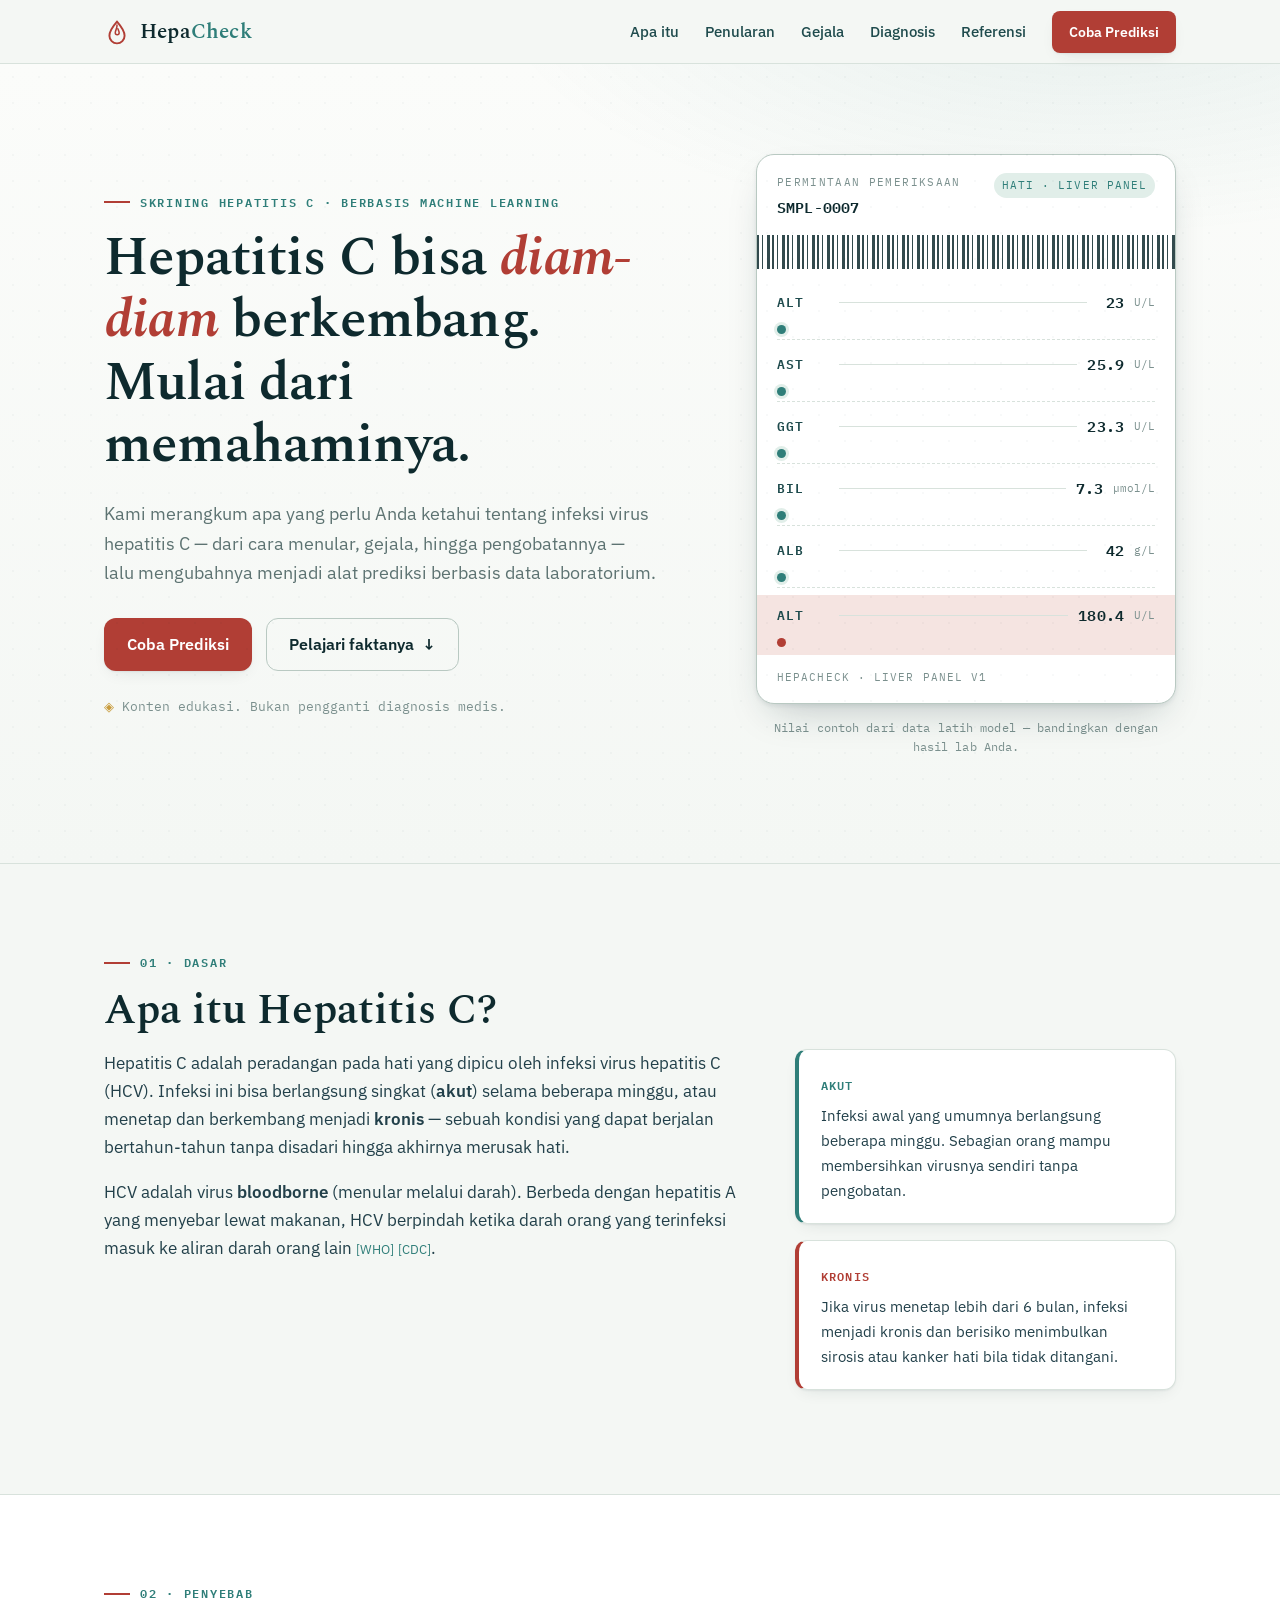
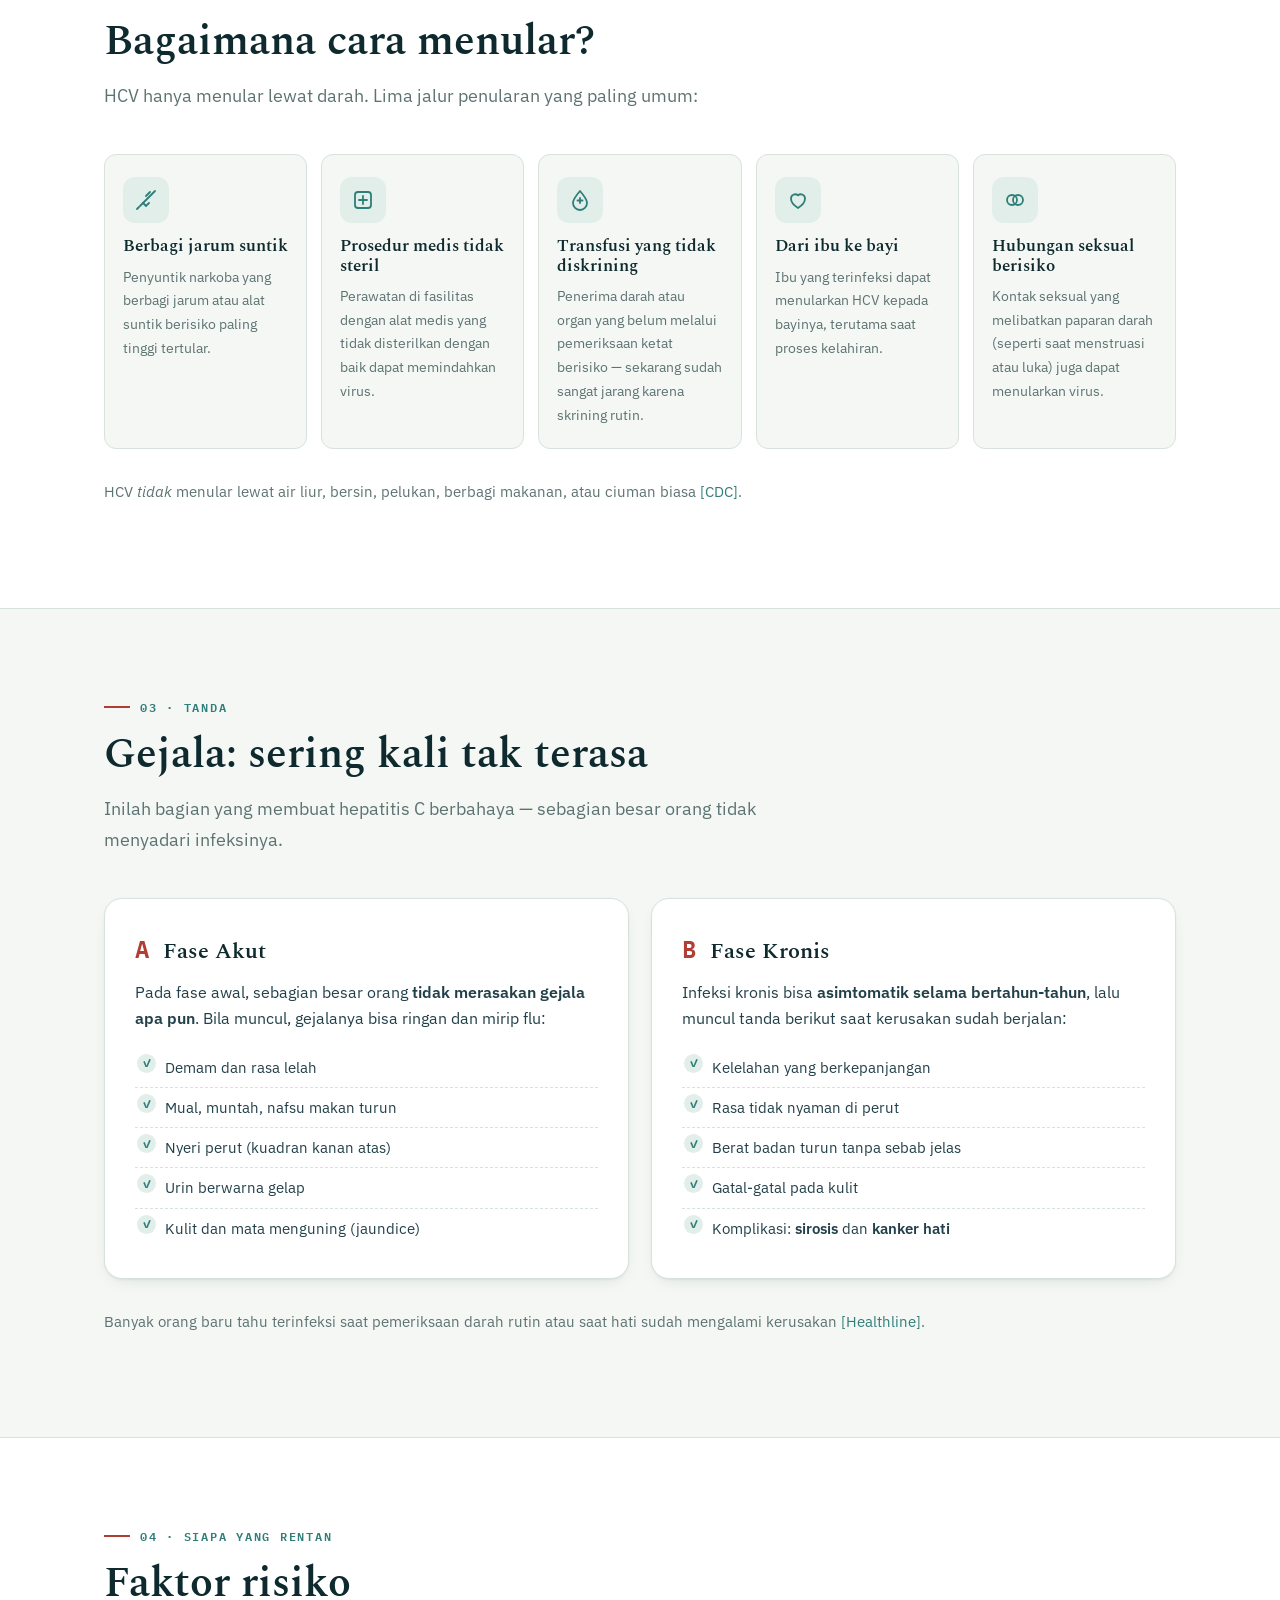
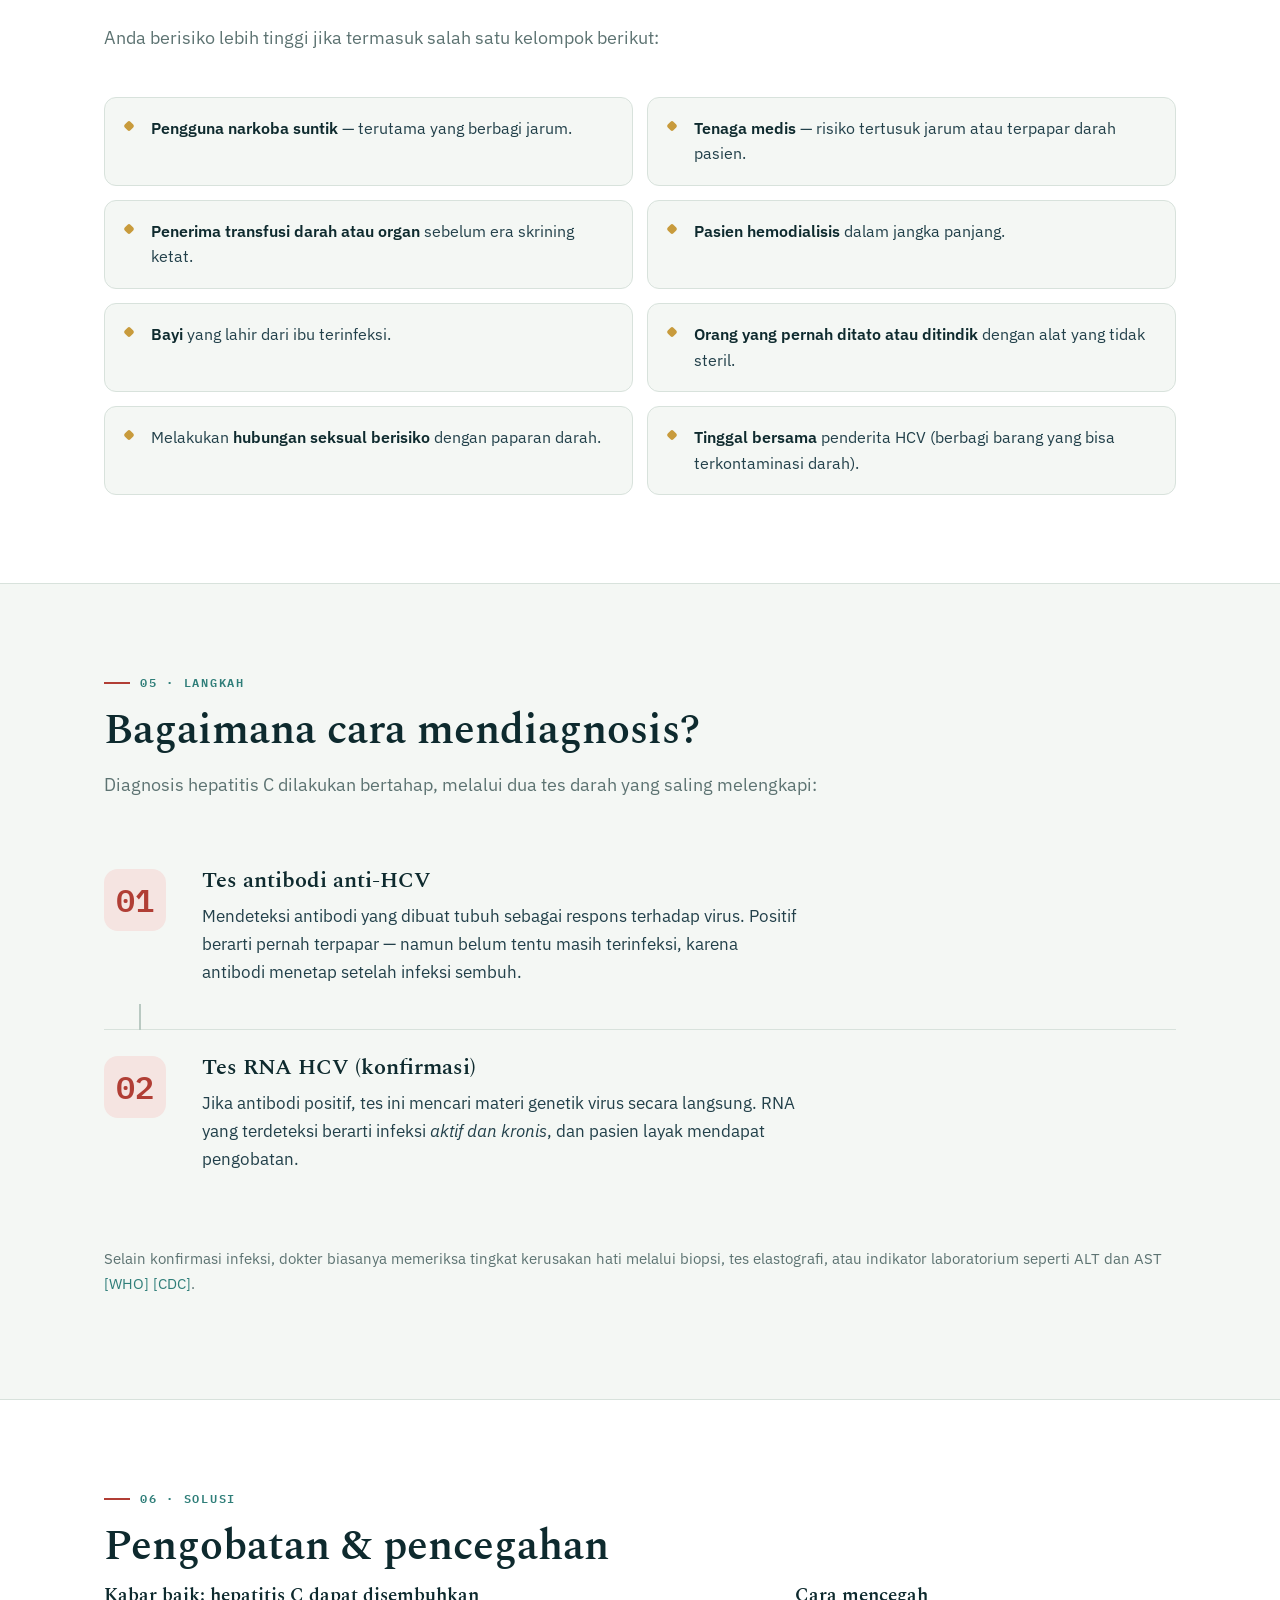
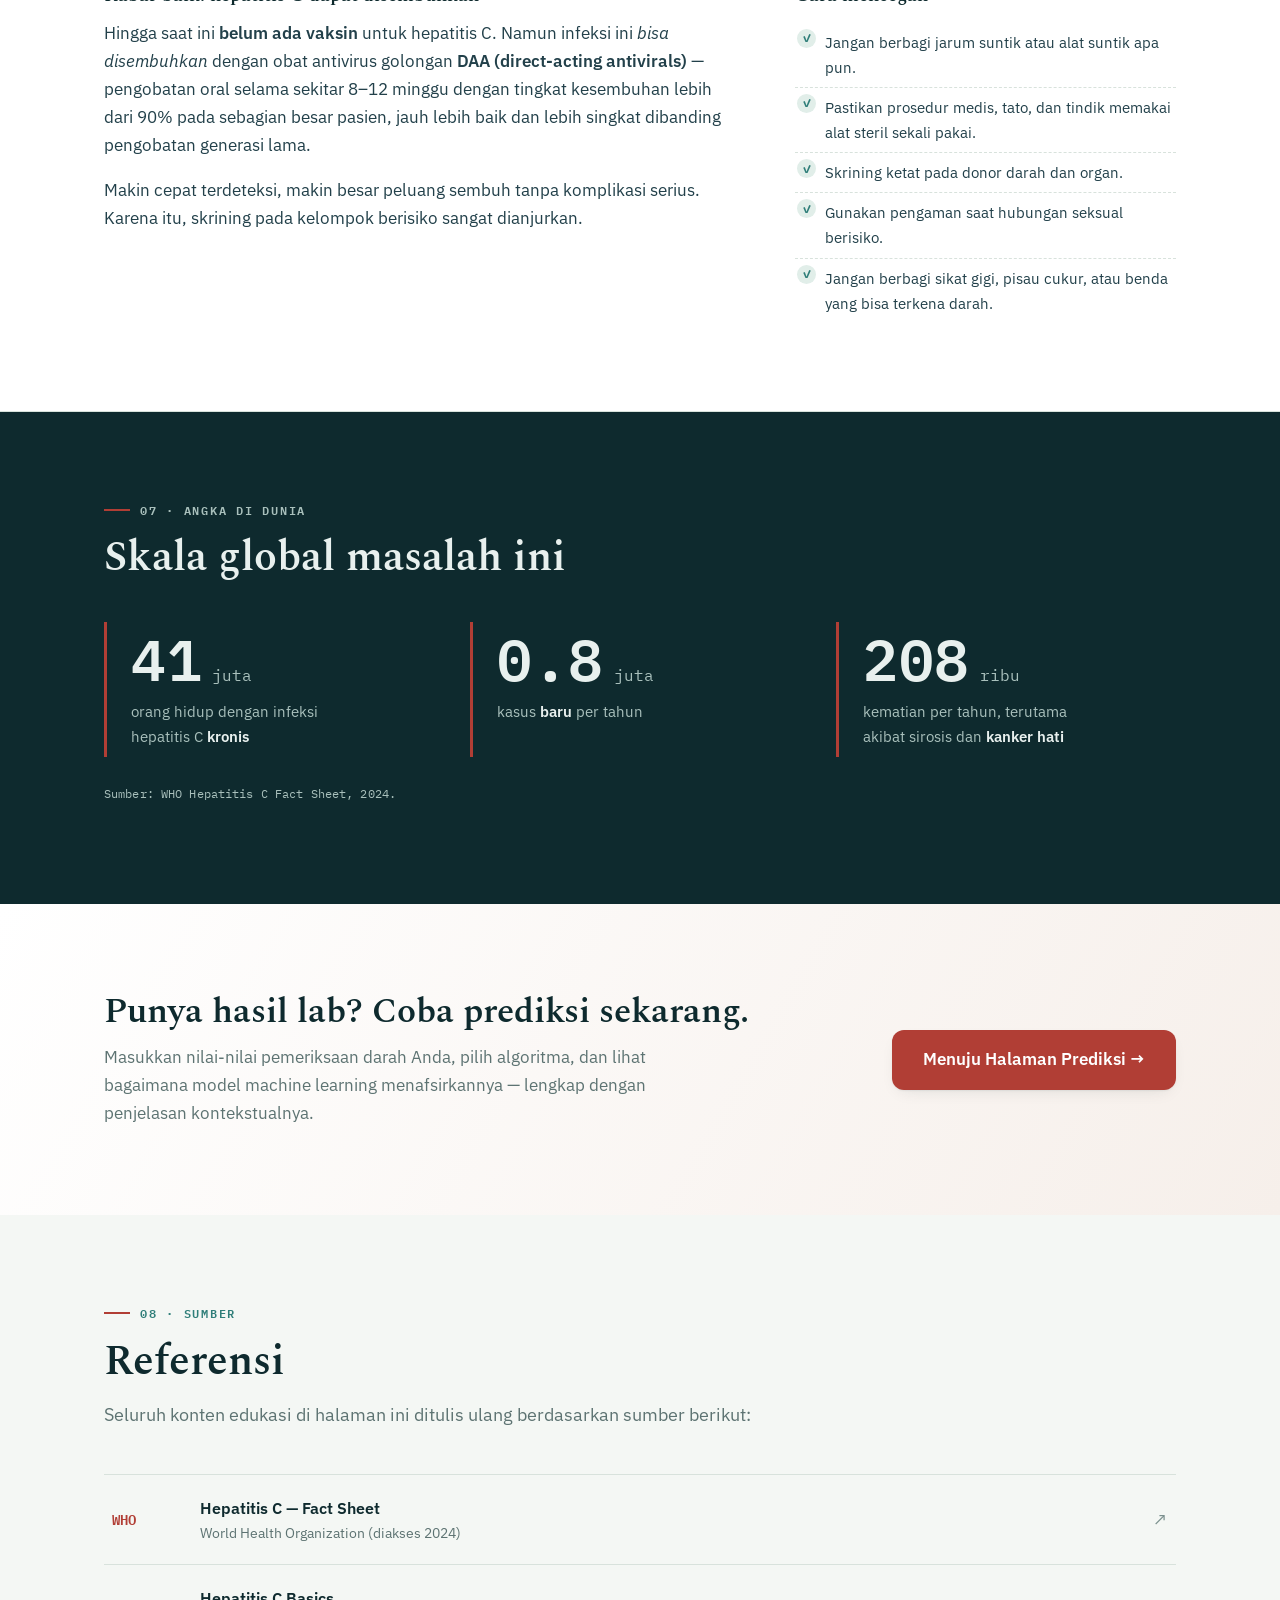
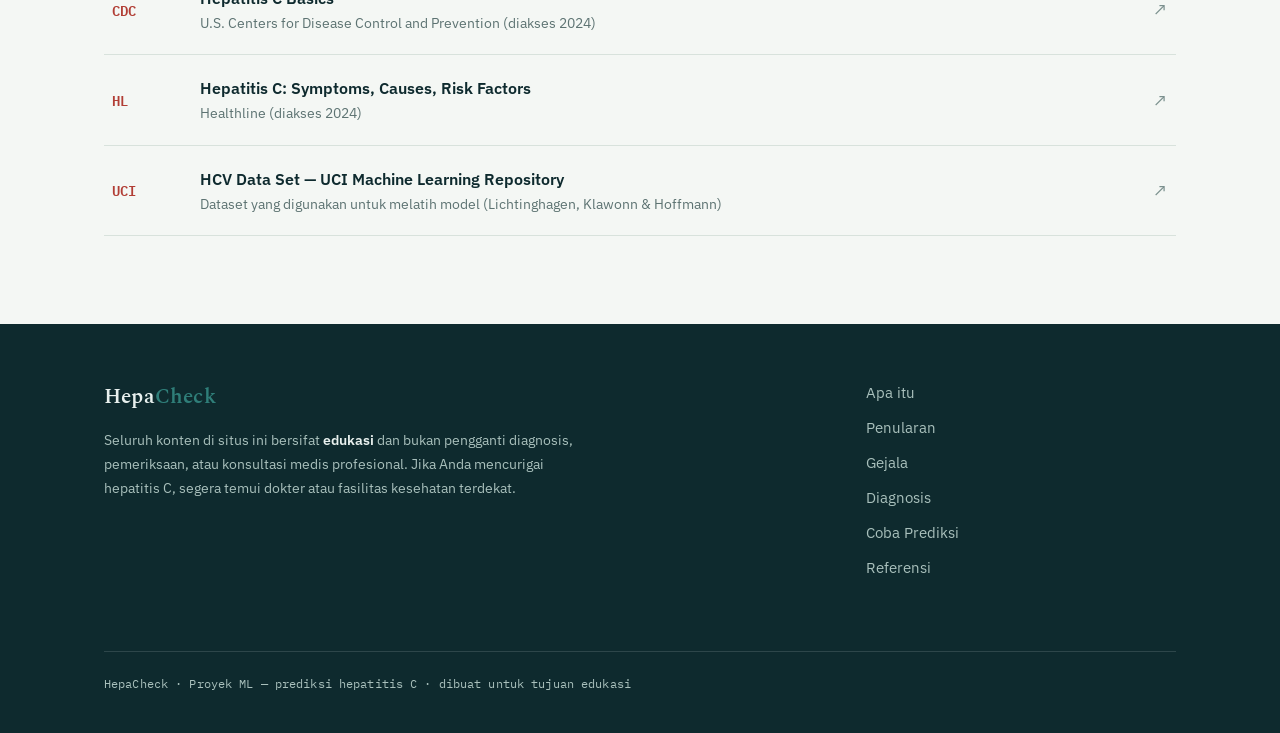
<file: static/index.html>
<!DOCTYPE html>
<html lang="id">
<head>
<meta charset="UTF-8">
<meta name="viewport" content="width=device-width, initial-scale=1.0">
<title>HepaCheck — Skrining Hepatitis C berbasis Machine Learning</title>
<meta name="description" content="Edukasi lengkap tentang Hepatitis C — penularan, gejala, diagnosis, pengobatan, dan pencegahan — plus alat prediksi berbasis machine learning.">
<link rel="preconnect" href="https://fonts.googleapis.com">
<link rel="preconnect" href="https://fonts.gstatic.com" crossorigin>
<link href="https://fonts.googleapis.com/css2?family=Spectral:ital,wght@0,400;0,500;0,600;1,400;1,500&family=IBM+Plex+Sans:wght@400;500;600;700&family=IBM+Plex+Mono:wght@400;500;600&display=swap" rel="stylesheet">
<link rel="stylesheet" href="/static/css/style.css">
</head>
<body>

<a class="skip" href="#main">Langsung ke konten</a>

<nav class="nav" aria-label="Navigasi utama">
  <div class="wrap nav__inner">
    <a class="brand" href="/" aria-label="HepaCheck — beranda">
      <svg viewBox="0 0 24 24" class="brand__mark" aria-hidden="true"><path d="M12 2.5S5 10.5 5 15.5a7 7 0 0 0 14 0c0-5-7-13-7-13Z" fill="none" stroke="currentColor" stroke-width="1.8"/><path d="M12 5.5c.3 3.2-1.6 4.8-1.6 7.2a1.8 1.8 0 0 0 3.6 0c0-1.4-.8-2.4-1.2-3.6" fill="none" stroke="currentColor" stroke-width="1.4" stroke-linecap="round"/></svg>
      <span class="brand__name">Hepa<span>Check</span></span>
    </a>
    <button class="nav__toggle" id="navToggle" aria-expanded="false" aria-controls="navLinks">
      <span></span><span></span>
    </button>
    <div class="nav__links" id="navLinks">
      <a href="/#tentang">Apa itu</a>
      <a href="/#penularan">Penularan</a>
      <a href="/#gejala">Gejala</a>
      <a href="/#diagnosis">Diagnosis</a>
      <a href="/#referensi">Referensi</a>
      <a class="btn btn--primary btn--sm" href="/predict">Coba Prediksi</a>
    </div>
  </div>
</nav>

<main id="main">

  <!-- HERO -->
  <header class="hero">
    <div class="wrap hero__grid">
      <div class="hero__copy">
        <p class="eyebrow">Skrining Hepatitis C · berbasis machine learning</p>
        <h1 class="hero__title">Hepatitis C bisa <em>diam-diam</em> berkembang. Mulai dari memahaminya.</h1>
        <p class="hero__lead">Kami merangkum apa yang perlu Anda ketahui tentang infeksi virus hepatitis C — dari cara menular, gejala, hingga pengobatannya — lalu mengubahnya menjadi alat prediksi berbasis data laboratorium.</p>
        <div class="hero__cta">
          <a class="btn btn--primary" href="/predict">Coba Prediksi</a>
          <a class="btn btn--ghost" href="#tentang">Pelajari faktanya <span aria-hidden="true">↓</span></a>
        </div>
        <p class="hero__note">Konten edukasi. Bukan pengganti diagnosis medis.</p>
      </div>

      <div class="hero__panel" aria-hidden="true">
        <div class="labpanel">
          <div class="labpanel__head">
            <div class="labpanel__headleft">
              <span class="labpanel__label">Permintaan Pemeriksaan</span>
              <span class="labpanel__id mono">SMPL-0007</span>
            </div>
            <span class="labpanel__status">Hati · Liver Panel</span>
          </div>
          <div class="labpanel__barcode" aria-hidden="true"></div>
          <div class="labpanel__rows">
            <div class="labrow"><span class="labrow__code">ALT</span><span class="labrow__sep"></span><span class="labrow__val mono" data-count="23.0">0.0</span><span class="labrow__unit">U/L</span><span class="labrow__dot dot--ok"></span></div>
            <div class="labrow"><span class="labrow__code">AST</span><span class="labrow__sep"></span><span class="labrow__val mono" data-count="25.9">0.0</span><span class="labrow__unit">U/L</span><span class="labrow__dot dot--ok"></span></div>
            <div class="labrow"><span class="labrow__code">GGT</span><span class="labrow__sep"></span><span class="labrow__val mono" data-count="23.3">0.0</span><span class="labrow__unit">U/L</span><span class="labrow__dot dot--ok"></span></div>
            <div class="labrow"><span class="labrow__code">BIL</span><span class="labrow__sep"></span><span class="labrow__val mono" data-count="7.3">0.0</span><span class="labrow__unit">µmol/L</span><span class="labrow__dot dot--ok"></span></div>
            <div class="labrow"><span class="labrow__code">ALB</span><span class="labrow__sep"></span><span class="labrow__val mono" data-count="42.0">0.0</span><span class="labrow__unit">g/L</span><span class="labrow__dot dot--ok"></span></div>
            <div class="labrow labrow--alert"><span class="labrow__code">ALT</span><span class="labrow__sep"></span><span class="labrow__val mono" data-count="180.4">0.0</span><span class="labrow__unit">U/L</span><span class="labrow__dot dot--warn"></span></div>
          </div>
          <div class="labpanel__foot mono">HepaCheck · Liver Panel v1</div>
          <div class="labpanel__scan"></div>
        </div>
        <p class="hero__caption mono">Nilai contoh dari data latih model — bandingkan dengan hasil lab Anda.</p>
      </div>
    </div>
  </header>

  <!-- TENTANG -->
  <section class="section" id="tentang">
    <div class="wrap">
      <p class="eyebrow">01 · Dasar</p>
      <h2 class="section__title">Apa itu Hepatitis C?</h2>
      <div class="split">
        <div class="split__main">
          <p>Hepatitis C adalah peradangan pada hati yang dipicu oleh infeksi virus hepatitis C (HCV). Infeksi ini bisa berlangsung singkat (<strong>akut</strong>) selama beberapa minggu, atau menetap dan berkembang menjadi <strong>kronis</strong> — sebuah kondisi yang dapat berjalan bertahun-tahun tanpa disadari hingga akhirnya merusak hati.</p>
          <p>HCV adalah virus <strong>bloodborne</strong> (menular melalui darah). Berbeda dengan hepatitis A yang menyebar lewat makanan, HCV berpindah ketika darah orang yang terinfeksi masuk ke aliran darah orang lain <a href="https://www.who.int/news-room/fact-sheets/detail/hepatitis-c" target="_blank" rel="noopener">[WHO]</a> <a href="https://www.cdc.gov/hepatitis-c/about/index.html" target="_blank" rel="noopener">[CDC]</a>.</p>
        </div>
        <div class="split__side">
          <div class="phasetile">
            <span class="phasetile__tag">Akut</span>
            <p>Infeksi awal yang umumnya berlangsung beberapa minggu. Sebagian orang mampu membersihkan virusnya sendiri tanpa pengobatan.</p>
          </div>
          <div class="phasetile">
            <span class="phasetile__tag phasetile__tag--alt">Kronis</span>
            <p>Jika virus menetap lebih dari 6 bulan, infeksi menjadi kronis dan berisiko menimbulkan sirosis atau kanker hati bila tidak ditangani.</p>
          </div>
        </div>
      </div>
    </div>
  </section>

  <!-- PENULARAN -->
  <section class="section section--tint" id="penularan">
    <div class="wrap">
      <p class="eyebrow">02 · Penyebab</p>
      <h2 class="section__title">Bagaimana cara menular?</h2>
      <p class="section__lede">HCV hanya menular lewat darah. Lima jalur penularan yang paling umum:</p>
      <ul class="routegrid">
        <li class="route">
          <span class="route__icon"><svg viewBox="0 0 24 24" fill="none" stroke="currentColor" stroke-width="1.8" stroke-linecap="round" aria-hidden="true"><path d="M21 3 9 15"/><path d="m9 15-3 3"/><path d="m9 15 3 3 3-3"/><path d="M5 19 3 21"/><path d="M12 8l4-4"/></svg></span>
          <h3>Berbagi jarum suntik</h3>
          <p>Penyuntik narkoba yang berbagi jarum atau alat suntik berisiko paling tinggi tertular.</p>
        </li>
        <li class="route">
          <span class="route__icon"><svg viewBox="0 0 24 24" fill="none" stroke="currentColor" stroke-width="1.8" stroke-linecap="round" aria-hidden="true"><rect x="4" y="4" width="16" height="16" rx="3"/><path d="M12 8v8M8 12h8"/></svg></span>
          <h3>Prosedur medis tidak steril</h3>
          <p>Perawatan di fasilitas dengan alat medis yang tidak disterilkan dengan baik dapat memindahkan virus.</p>
        </li>
        <li class="route">
          <span class="route__icon"><svg viewBox="0 0 24 24" fill="none" stroke="currentColor" stroke-width="1.8" stroke-linecap="round" stroke-linejoin="round" aria-hidden="true"><path d="M12 3S5 11 5 15a7 7 0 0 0 14 0c0-4-7-12-7-12Z"/><path d="M12 10v5M9.5 12.5h5"/></svg></span>
          <h3>Transfusi yang tidak diskrining</h3>
          <p>Penerima darah atau organ yang belum melalui pemeriksaan ketat berisiko — sekarang sudah sangat jarang karena skrining rutin.</p>
        </li>
        <li class="route">
          <span class="route__icon"><svg viewBox="0 0 24 24" fill="none" stroke="currentColor" stroke-width="1.8" stroke-linejoin="round" aria-hidden="true"><path d="M12 20s-7-4.3-7-9.2A4.2 4.2 0 0 1 12 7.4a4.2 4.2 0 0 1 7 3.4c0 4.9-7 9.2-7 9.2Z"/></svg></span>
          <h3>Dari ibu ke bayi</h3>
          <p>Ibu yang terinfeksi dapat menularkan HCV kepada bayinya, terutama saat proses kelahiran.</p>
        </li>
        <li class="route">
          <span class="route__icon"><svg viewBox="0 0 24 24" fill="none" stroke="currentColor" stroke-width="1.8" aria-hidden="true"><circle cx="9" cy="12" r="5"/><circle cx="15" cy="12" r="5"/></svg></span>
          <h3>Hubungan seksual berisiko</h3>
          <p>Kontak seksual yang melibatkan paparan darah (seperti saat menstruasi atau luka) juga dapat menularkan virus.</p>
        </li>
      </ul>
      <p class="section__note">HCV <em>tidak</em> menular lewat air liur, bersin, pelukan, berbagi makanan, atau ciuman biasa <a href="https://www.cdc.gov/hepatitis-c/about/index.html" target="_blank" rel="noopener">[CDC]</a>.</p>
    </div>
  </section>

  <!-- GEJALA -->
  <section class="section" id="gejala">
    <div class="wrap">
      <p class="eyebrow">03 · Tanda</p>
      <h2 class="section__title">Gejala: sering kali tak terasa</h2>
      <p class="section__lede">Inilah bagian yang membuat hepatitis C berbahaya — sebagian besar orang tidak menyadari infeksinya.</p>
      <div class="gejalagrid">
        <article class="gejala">
          <div class="gejala__head">
            <span class="gejala__num mono">A</span>
            <h3>Fase Akut</h3>
          </div>
          <p>Pada fase awal, sebagian besar orang <strong>tidak merasakan gejala apa pun</strong>. Bila muncul, gejalanya bisa ringan dan mirip flu:</p>
          <ul class="ticks">
            <li>Demam dan rasa lelah</li>
            <li>Mual, muntah, nafsu makan turun</li>
            <li>Nyeri perut (kuadran kanan atas)</li>
            <li>Urin berwarna gelap</li>
            <li>Kulit dan mata menguning (jaundice)</li>
          </ul>
        </article>
        <article class="gejala">
          <div class="gejala__head">
            <span class="gejala__num mono">B</span>
            <h3>Fase Kronis</h3>
          </div>
          <p>Infeksi kronis bisa <strong>asimtomatik selama bertahun-tahun</strong>, lalu muncul tanda berikut saat kerusakan sudah berjalan:</p>
          <ul class="ticks">
            <li>Kelelahan yang berkepanjangan</li>
            <li>Rasa tidak nyaman di perut</li>
            <li>Berat badan turun tanpa sebab jelas</li>
            <li>Gatal-gatal pada kulit</li>
            <li>Komplikasi: <strong>sirosis</strong> dan <strong>kanker hati</strong></li>
          </ul>
        </article>
      </div>
      <p class="section__note">Banyak orang baru tahu terinfeksi saat pemeriksaan darah rutin atau saat hati sudah mengalami kerusakan <a href="https://www.healthline.com/health/hepatitis-c" target="_blank" rel="noopener">[Healthline]</a>.</p>
    </div>
  </section>

  <!-- RISIKO -->
  <section class="section section--tint" id="risiko">
    <div class="wrap">
      <p class="eyebrow">04 · Siapa yang rentan</p>
      <h2 class="section__title">Faktor risiko</h2>
      <p class="section__lede">Anda berisiko lebih tinggi jika termasuk salah satu kelompok berikut:</p>
      <ul class="riskgrid">
        <li><strong>Pengguna narkoba suntik</strong> — terutama yang berbagi jarum.</li>
        <li><strong>Tenaga medis</strong> — risiko tertusuk jarum atau terpapar darah pasien.</li>
        <li><strong>Penerima transfusi darah atau organ</strong> sebelum era skrining ketat.</li>
        <li><strong>Pasien hemodialisis</strong> dalam jangka panjang.</li>
        <li><strong>Bayi</strong> yang lahir dari ibu terinfeksi.</li>
        <li><strong>Orang yang pernah ditato atau ditindik</strong> dengan alat yang tidak steril.</li>
        <li>Melakukan <strong>hubungan seksual berisiko</strong> dengan paparan darah.</li>
        <li><strong>Tinggal bersama</strong> penderita HCV (berbagi barang yang bisa terkontaminasi darah).</li>
      </ul>
    </div>
  </section>

  <!-- DIAGNOSIS -->
  <section class="section" id="diagnosis">
    <div class="wrap">
      <p class="eyebrow">05 · Langkah</p>
      <h2 class="section__title">Bagaimana cara mendiagnosis?</h2>
      <p class="section__lede">Diagnosis hepatitis C dilakukan bertahap, melalui dua tes darah yang saling melengkapi:</p>
      <ol class="diagflow">
        <li>
          <span class="diagflow__num mono">01</span>
          <div class="diagflow__body">
            <h3>Tes antibodi anti-HCV</h3>
            <p>Mendeteksi antibodi yang dibuat tubuh sebagai respons terhadap virus. Positif berarti pernah terpapar — namun belum tentu masih terinfeksi, karena antibodi menetap setelah infeksi sembuh.</p>
          </div>
        </li>
        <li>
          <span class="diagflow__num mono">02</span>
          <div class="diagflow__body">
            <h3>Tes RNA HCV (konfirmasi)</h3>
            <p>Jika antibodi positif, tes ini mencari materi genetik virus secara langsung. RNA yang terdeteksi berarti infeksi <em>aktif dan kronis</em>, dan pasien layak mendapat pengobatan.</p>
          </div>
        </li>
      </ol>
      <p class="section__note">Selain konfirmasi infeksi, dokter biasanya memeriksa tingkat kerusakan hati melalui biopsi, tes elastografi, atau indikator laboratorium seperti ALT dan AST <a href="https://www.who.int/news-room/fact-sheets/detail/hepatitis-c" target="_blank" rel="noopener">[WHO]</a> <a href="https://www.cdc.gov/hepatitis-c/about/index.html" target="_blank" rel="noopener">[CDC]</a>.</p>
    </div>
  </section>

  <!-- PENGOBATAN -->
  <section class="section section--tint" id="pengobatan">
    <div class="wrap">
      <p class="eyebrow">06 · Solusi</p>
      <h2 class="section__title">Pengobatan &amp; pencegahan</h2>
      <div class="split">
        <div class="split__main">
          <h3 class="split__h">Kabar baik: hepatitis C dapat disembuhkan</h3>
          <p>Hingga saat ini <strong>belum ada vaksin</strong> untuk hepatitis C. Namun infeksi ini <em>bisa disembuhkan</em> dengan obat antivirus golongan <strong>DAA (direct-acting antivirals)</strong> — pengobatan oral selama sekitar 8–12 minggu dengan tingkat kesembuhan lebih dari 90% pada sebagian besar pasien, jauh lebih baik dan lebih singkat dibanding pengobatan generasi lama.</p>
          <p>Makin cepat terdeteksi, makin besar peluang sembuh tanpa komplikasi serius. Karena itu, skrining pada kelompok berisiko sangat dianjurkan.</p>
        </div>
        <div class="split__side">
          <h3 class="split__h">Cara mencegah</h3>
          <ul class="ticks">
            <li>Jangan berbagi jarum suntik atau alat suntik apa pun.</li>
            <li>Pastikan prosedur medis, tato, dan tindik memakai alat steril sekali pakai.</li>
            <li>Skrining ketat pada donor darah dan organ.</li>
            <li>Gunakan pengaman saat hubungan seksual berisiko.</li>
            <li>Jangan berbagi sikat gigi, pisau cukur, atau benda yang bisa terkena darah.</li>
          </ul>
        </div>
      </div>
    </div>
  </section>

  <!-- STATISTIK -->
  <section class="section section--dark" id="statistik">
    <div class="wrap">
      <p class="eyebrow eyebrow--light">07 · Angka di dunia</p>
      <h2 class="section__title">Skala global masalah ini</h2>
      <div class="statgrid">
        <div class="stat">
          <span class="stat__num mono" data-count="47">0</span>
          <span class="stat__unit">juta</span>
          <p class="stat__label">orang hidup dengan infeksi hepatitis C <strong>kronis</strong></p>
        </div>
        <div class="stat">
          <span class="stat__num mono" data-count="0.9">0</span>
          <span class="stat__unit">juta</span>
          <p class="stat__label">kasus <strong>baru</strong> per tahun</p>
        </div>
        <div class="stat">
          <span class="stat__num mono" data-count="239">0</span>
          <span class="stat__unit">ribu</span>
          <p class="stat__label">kematian per tahun, terutama akibat sirosis dan <strong>kanker hati</strong></p>
        </div>
      </div>
      <p class="stat__src mono">Sumber: WHO Hepatitis C Fact Sheet, 2024.</p>
    </div>
  </section>

  <!-- CTA -->
  <section class="section cta">
    <div class="wrap cta__inner">
      <div>
        <h2 class="cta__title">Punya hasil lab? Coba prediksi sekarang.</h2>
        <p class="cta__text">Masukkan nilai-nilai pemeriksaan darah Anda, pilih algoritma, dan lihat bagaimana model machine learning menafsirkannya — lengkap dengan penjelasan kontekstualnya.</p>
      </div>
      <a class="btn btn--primary btn--lg" href="/predict">Menuju Halaman Prediksi →</a>
    </div>
  </section>

  <!-- REFERENSI -->
  <section class="section" id="referensi">
    <div class="wrap">
      <p class="eyebrow">08 · Sumber</p>
      <h2 class="section__title">Referensi</h2>
      <p class="section__lede">Seluruh konten edukasi di halaman ini ditulis ulang berdasarkan sumber berikut:</p>
      <ul class="reflist">
        <li>
          <a href="https://www.who.int/news-room/fact-sheets/detail/hepatitis-c" target="_blank" rel="noopener">
            <span class="reflist__idx mono">WHO</span>
            <span class="reflist__body">
              <span class="reflist__title">Hepatitis C — Fact Sheet</span>
              <span class="reflist__meta">World Health Organization (diakses 2024)</span>
            </span>
            <span class="reflist__go" aria-hidden="true">↗</span>
          </a>
        </li>
        <li>
          <a href="https://www.cdc.gov/hepatitis-c/about/index.html" target="_blank" rel="noopener">
            <span class="reflist__idx mono">CDC</span>
            <span class="reflist__body">
              <span class="reflist__title">Hepatitis C Basics</span>
              <span class="reflist__meta">U.S. Centers for Disease Control and Prevention (diakses 2024)</span>
            </span>
            <span class="reflist__go" aria-hidden="true">↗</span>
          </a>
        </li>
        <li>
          <a href="https://www.healthline.com/health/hepatitis-c" target="_blank" rel="noopener">
            <span class="reflist__idx mono">HL</span>
            <span class="reflist__body">
              <span class="reflist__title">Hepatitis C: Symptoms, Causes, Risk Factors</span>
              <span class="reflist__meta">Healthline (diakses 2024)</span>
            </span>
            <span class="reflist__go" aria-hidden="true">↗</span>
          </a>
        </li>
        <li>
          <a href="https://archive.ics.uci.edu/dataset/571/hcv+data" target="_blank" rel="noopener">
            <span class="reflist__idx mono">UCI</span>
            <span class="reflist__body">
              <span class="reflist__title">HCV Data Set — UCI Machine Learning Repository</span>
              <span class="reflist__meta">Dataset yang digunakan untuk melatih model (Lichtinghagen, Klawonn &amp; Hoffmann)</span>
            </span>
            <span class="reflist__go" aria-hidden="true">↗</span>
          </a>
        </li>
      </ul>
    </div>
  </section>

</main>

<footer class="footer">
  <div class="wrap footer__inner">
    <div class="footer__brand">
      <span class="brand__name">Hepa<span>Check</span></span>
      <p class="footer__disc">Seluruh konten di situs ini bersifat <strong>edukasi</strong> dan bukan pengganti diagnosis, pemeriksaan, atau konsultasi medis profesional. Jika Anda mencurigai hepatitis C, segera temui dokter atau fasilitas kesehatan terdekat.</p>
    </div>
    <nav class="footer__links" aria-label="Navigasi footer">
      <a href="/#tentang">Apa itu</a>
      <a href="/#penularan">Penularan</a>
      <a href="/#gejala">Gejala</a>
      <a href="/#diagnosis">Diagnosis</a>
      <a href="/predict">Coba Prediksi</a>
      <a href="/#referensi">Referensi</a>
    </nav>
    <p class="footer__meta mono">HepaCheck · Proyek ML — prediksi hepatitis C · dibuat untuk tujuan edukasi</p>
  </div>
</footer>

<script src="/static/js/landing.js"></script>
</body>
</html>
</file>
<file: static/css/style.css>
/* ============================================================
   HepaCheck — design system
   Palet klinis: tinta hijau-slate, kertas abu-hijau, crimson vena.
   Tipografi: Spectral (display) · IBM Plex Sans (body) · IBM Plex Mono (data)
   ============================================================ */

:root {
  --ink: #0E2A2E;
  --ink-2: #1F4B4D;
  --ink-3: #2E5E5E;
  --paper: #F4F7F4;
  --surface: #FFFFFF;
  --line: #D8E2DC;
  --line-strong: #B9C9C2;
  --accent: #B13E35;
  --accent-dark: #8F2E26;
  --accent-soft: #F5E4E1;
  --teal: #2F7E79;
  --teal-soft: #E1EEE9;
  --amber: #C89B3C;
  --amber-soft: #F6ECD6;
  --muted: #5D7372;
  --muted-2: #7B908E;
  --on-dark: #E8F0EE;
  --on-dark-muted: #A9C0BC;
  --danger: #A12E25;

  --font-display: "Spectral", Georgia, serif;
  --font-body: "IBM Plex Sans", system-ui, -apple-system, "Segoe UI", sans-serif;
  --font-mono: "IBM Plex Mono", ui-monospace, SFMono-Regular, Menlo, Consolas, monospace;

  --r-sm: 8px;
  --r-md: 12px;
  --r-lg: 18px;

  --shadow-1: 0 1px 2px rgba(14, 42, 46, 0.06), 0 6px 18px -8px rgba(14, 42, 46, 0.14);
  --shadow-2: 0 2px 4px rgba(14, 42, 46, 0.08), 0 18px 40px -16px rgba(14, 42, 46, 0.28);

  --nav-h: 64px;
}

/* ---------- Reset & base ---------- */
*, *::before, *::after { box-sizing: border-box; }

html { scroll-behavior: smooth; scroll-padding-top: calc(var(--nav-h) + 16px); }

body {
  margin: 0;
  font-family: var(--font-body);
  font-size: 17px;
  line-height: 1.65;
  color: var(--ink);
  background: var(--paper);
  -webkit-font-smoothing: antialiased;
}

h1, h2, h3, h4 { font-family: var(--font-display); font-weight: 600; line-height: 1.15; color: var(--ink); margin: 0; }
p { margin: 0 0 1em; }
a { color: var(--teal); text-decoration: none; }
a:hover { text-decoration: underline; }
em { font-style: italic; }
strong { font-weight: 600; }

.mono { font-family: var(--font-mono); font-size: 0.85em; letter-spacing: 0.01em; }

:focus-visible {
  outline: 3px solid var(--accent);
  outline-offset: 3px;
  border-radius: 3px;
}

.skip {
  position: absolute;
  left: -9999px;
  top: 8px;
  background: var(--ink);
  color: var(--on-dark);
  padding: 10px 16px;
  border-radius: var(--r-sm);
  z-index: 100;
}
.skip:focus { left: 8px; }

.wrap { max-width: 1120px; margin: 0 auto; padding: 0 24px; }

/* ---------- Nav ---------- */
.nav {
  position: sticky;
  top: 0;
  z-index: 50;
  height: var(--nav-h);
  background: rgba(244, 247, 244, 0.86);
  backdrop-filter: blur(10px);
  border-bottom: 1px solid var(--line);
}
.nav__inner { display: flex; align-items: center; justify-content: space-between; height: var(--nav-h); }
.brand { display: inline-flex; align-items: center; gap: 10px; color: var(--ink); }
.brand:hover { text-decoration: none; }
.brand__mark { width: 26px; height: 26px; color: var(--accent); }
.brand__name { font-family: var(--font-display); font-weight: 600; font-size: 1.3rem; letter-spacing: 0.01em; }
.brand__name span { color: var(--teal); }

.nav__links { display: flex; align-items: center; gap: 26px; }
.nav__links > a:not(.btn) { color: var(--ink-2); font-size: 0.95rem; font-weight: 500; }
.nav__links > a:not(.btn):hover { color: var(--accent); text-decoration: none; }

.nav__toggle { display: none; background: none; border: 1px solid var(--line-strong); border-radius: var(--r-sm); padding: 8px 10px; cursor: pointer; }
.nav__toggle span { display: block; width: 18px; height: 2px; background: var(--ink); margin: 3px 0; }

/* ---------- Buttons ---------- */
.btn {
  display: inline-flex;
  align-items: center;
  justify-content: center;
  gap: 8px;
  font-family: var(--font-body);
  font-weight: 600;
  font-size: 1rem;
  padding: 12px 22px;
  border-radius: var(--r-md);
  border: 1.5px solid transparent;
  cursor: pointer;
  transition: transform 0.15s ease, box-shadow 0.15s ease, background-color 0.15s ease, color 0.15s ease, border-color 0.15s ease;
  text-decoration: none !important;
}
.btn--primary { background: var(--accent); color: #fff; box-shadow: var(--shadow-1); }
.btn--primary:hover { background: var(--accent-dark); box-shadow: var(--shadow-2); transform: translateY(-1px); }
.btn--ghost { background: transparent; color: var(--ink); border-color: var(--line-strong); }
.btn--ghost:hover { border-color: var(--ink); background: var(--surface); }
.btn--sm { padding: 8px 16px; font-size: 0.9rem; border-radius: var(--r-sm); }
.btn--lg { padding: 15px 30px; font-size: 1.05rem; }
.btn[disabled] { opacity: 0.55; cursor: not-allowed; transform: none; }

/* ---------- Eyebrow & section scaffolding ---------- */
.eyebrow {
  font-family: var(--font-mono);
  font-size: 0.78rem;
  font-weight: 600;
  letter-spacing: 0.14em;
  text-transform: uppercase;
  color: var(--teal);
  margin: 0 0 14px;
  display: flex;
  align-items: center;
  gap: 10px;
}
.eyebrow::before { content: ""; width: 26px; height: 2px; background: var(--accent); display: inline-block; }
.eyebrow--light { color: var(--on-dark-muted); }
.eyebrow--light::before { background: var(--accent); }

.section { padding: 88px 0; }
.section--tint { background: var(--surface); border-top: 1px solid var(--line); border-bottom: 1px solid var(--line); }
.section--dark { background: var(--ink); color: var(--on-dark); }
.section--dark .section__title { color: var(--on-dark); }

.section__title { font-size: clamp(1.9rem, 3.6vw, 2.6rem); margin-bottom: 14px; }
.section__lede { font-size: 1.15rem; color: var(--muted); max-width: 720px; margin-bottom: 44px; }
.section--dark .section__lede { color: var(--on-dark-muted); }
.section__note { font-size: 0.95rem; color: var(--muted); margin-top: 30px; }
.section__note a { color: var(--teal); }

.split { display: grid; grid-template-columns: 1.25fr 0.75fr; gap: 56px; align-items: start; }
.split__main p { color: #22404a; }
.split__main a { color: var(--teal); font-size: 0.82rem; }
.split__h { font-size: 1.2rem; margin-bottom: 12px; }

/* ---------- Hero ---------- */
.hero {
  position: relative;
  padding: 90px 0 96px;
  background:
    radial-gradient(1000px 420px at 85% -10%, rgba(47, 126, 121, 0.10), transparent 60%),
    linear-gradient(180deg, #FBFCFA 0%, var(--paper) 100%);
  border-bottom: 1px solid var(--line);
  overflow: hidden;
}
.hero::after {
  content: "";
  position: absolute;
  inset: 0;
  pointer-events: none;
  background-image: radial-gradient(rgba(14,42,46,0.05) 1px, transparent 1px);
  background-size: 26px 26px;
  opacity: 0.5;
}
.hero__grid {
  position: relative;
  display: grid;
  grid-template-columns: 1.1fr 0.9fr;
  gap: 64px;
  align-items: center;
}
.hero__title {
  font-size: clamp(2.3rem, 4.6vw, 3.4rem);
  font-weight: 600;
  letter-spacing: -0.015em;
  margin: 6px 0 22px;
}
.hero__title em { color: var(--accent); font-style: italic; }
.hero__lead { font-size: 1.13rem; color: var(--muted); max-width: 56ch; }
.hero__cta { display: flex; flex-wrap: wrap; gap: 14px; margin: 30px 0 20px; }
.hero__note {
  font-size: 0.8rem;
  color: var(--muted-2);
  font-family: var(--font-mono);
  display: inline-flex;
  align-items: center;
  gap: 8px;
}
.hero__note::before { content: "◈"; color: var(--amber); }

/* ---- Lab panel (signature) ---- */
.hero__panel { justify-self: end; width: 100%; max-width: 420px; }
.labpanel {
  position: relative;
  background: var(--surface);
  border: 1px solid var(--line-strong);
  border-radius: var(--r-lg);
  box-shadow: var(--shadow-2);
  overflow: hidden;
  padding: 18px 20px 16px;
  font-family: var(--font-mono);
}
.labpanel__head { display: flex; justify-content: space-between; align-items: flex-start; margin-bottom: 14px; }
.labpanel__label { display: block; font-size: 0.7rem; letter-spacing: 0.12em; text-transform: uppercase; color: var(--muted-2); }
.labpanel__id { display: block; margin-top: 4px; font-size: 0.95rem; color: var(--ink); font-weight: 600; }
.labpanel__status {
  font-size: 0.66rem;
  letter-spacing: 0.1em;
  text-transform: uppercase;
  color: var(--teal);
  background: var(--teal-soft);
  padding: 4px 8px;
  border-radius: 999px;
}
.labpanel__barcode {
  height: 34px;
  margin: 0 -20px 16px;
  background: repeating-linear-gradient(90deg, var(--ink) 0 2px, transparent 2px 5px, var(--ink) 5px 6px, transparent 6px 10px, var(--ink) 10px 13px, transparent 13px 15px);
  opacity: 0.85;
}
.labpanel__rows { display: flex; flex-direction: column; gap: 7px; }
.labrow {
  display: grid;
  grid-template-columns: 52px 1fr auto auto;
  align-items: center;
  gap: 10px;
  padding: 5px 0;
  border-bottom: 1px dashed var(--line);
}
.labrow:last-child { border-bottom: none; }
.labrow__code { font-size: 0.8rem; font-weight: 600; color: var(--ink-2); letter-spacing: 0.08em; }
.labrow__sep { height: 1px; background: var(--line); position: relative; }
.labrow__val { font-size: 0.95rem; color: var(--ink); font-weight: 600; min-width: 3ch; text-align: right; }
.labrow__unit { font-size: 0.7rem; color: var(--muted-2); }
.labrow__dot { width: 9px; height: 9px; border-radius: 50%; }
.dot--ok { background: var(--teal); box-shadow: 0 0 0 3px var(--teal-soft); }
.dot--warn { background: var(--accent); box-shadow: 0 0 0 3px var(--accent-soft); animation: pulse 2s ease-in-out infinite; }
.labrow--alert { background: var(--accent-soft); margin: 0 -20px; padding: 8px 20px; border-bottom: none; }
.labpanel__foot { margin-top: 14px; font-size: 0.68rem; letter-spacing: 0.1em; text-transform: uppercase; color: var(--muted-2); display: flex; justify-content: space-between; }
.labpanel__scan {
  position: absolute;
  left: 0;
  right: 0;
  top: 0;
  height: 3px;
  background: linear-gradient(90deg, transparent, var(--accent), transparent);
  opacity: 0;
  pointer-events: none;
}
@keyframes scanline { 0% { top: 0; opacity: 0; } 8% { opacity: 1; } 60% { opacity: 1; } 70% { opacity: 0; } 100% { top: 100%; opacity: 0; } }
@keyframes pulse { 0%, 100% { box-shadow: 0 0 0 3px var(--accent-soft); } 50% { box-shadow: 0 0 0 5px rgba(177, 62, 53, 0.18); } }
.hero__panel.is-scanning .labpanel__scan { animation: scanline 2.4s ease forwards; }
.hero__caption { text-align: center; margin-top: 14px; font-size: 0.72rem; color: var(--muted-2); }

/* ---------- Phase tiles (akut/kronis) ---------- */
.phasetile {
  background: var(--surface);
  border: 1px solid var(--line);
  border-left: 4px solid var(--teal);
  border-radius: var(--r-md);
  padding: 20px 22px;
  box-shadow: var(--shadow-1);
  margin-bottom: 16px;
}
.phasetile:last-child { border-left-color: var(--accent); }
.phasetile__tag {
  font-family: var(--font-mono);
  font-size: 0.72rem;
  font-weight: 600;
  letter-spacing: 0.1em;
  text-transform: uppercase;
  color: var(--teal);
  display: inline-block;
  margin-bottom: 8px;
}
.phasetile__tag--alt { color: var(--accent); }
.phasetile p { margin: 0; font-size: 0.95rem; color: #22404a; }

/* ---------- Route grid (penularan) ---------- */
.routegrid {
  list-style: none;
  margin: 0;
  padding: 0;
  display: grid;
  grid-template-columns: repeat(5, 1fr);
  gap: 14px;
}
.route {
  background: var(--paper);
  border: 1px solid var(--line);
  border-radius: var(--r-md);
  padding: 22px 18px;
  transition: transform 0.15s ease, box-shadow 0.15s ease, border-color 0.15s ease;
}
.route:hover { transform: translateY(-3px); box-shadow: var(--shadow-1); border-color: var(--line-strong); }
.route__icon {
  display: inline-flex;
  align-items: center;
  justify-content: center;
  width: 46px;
  height: 46px;
  border-radius: 12px;
  background: var(--teal-soft);
  color: var(--teal);
  margin-bottom: 14px;
}
.route__icon svg { width: 24px; height: 24px; }
.route h3 { font-size: 1.05rem; margin-bottom: 8px; }
.route p { font-size: 0.9rem; color: var(--muted); margin: 0; }

/* ---------- Gejala ---------- */
.gejalagrid { display: grid; grid-template-columns: 1fr 1fr; gap: 22px; }
.gejala {
  background: var(--surface);
  border: 1px solid var(--line);
  border-radius: var(--r-lg);
  padding: 30px;
  box-shadow: var(--shadow-1);
}
.gejala__head { display: flex; align-items: baseline; gap: 14px; margin-bottom: 12px; }
.gejala__num {
  font-size: 1.5rem;
  font-weight: 600;
  color: var(--accent);
}
.gejala__head h3 { font-size: 1.4rem; }
.gejala p { color: #22404a; font-size: 0.98rem; }
.ticks { list-style: none; margin: 16px 0 0; padding: 0; }
.ticks li {
  position: relative;
  padding: 7px 0 7px 30px;
  border-bottom: 1px dashed var(--line);
  color: #22404a;
  font-size: 0.95rem;
}
.ticks li:last-child { border-bottom: none; }
.ticks li::before {
  content: "✓";
  position: absolute;
  left: 2px;
  top: 6px;
  width: 19px;
  height: 19px;
  display: inline-flex;
  align-items: center;
  justify-content: center;
  font-size: 0.7rem;
  font-weight: 700;
  color: var(--teal);
  background: var(--teal-soft);
  border-radius: 50%;
}

/* ---------- Risiko ---------- */
.riskgrid {
  list-style: none;
  margin: 0;
  padding: 0;
  display: grid;
  grid-template-columns: 1fr 1fr;
  gap: 14px;
}
.riskgrid li {
  background: var(--paper);
  border: 1px solid var(--line);
  border-radius: var(--r-md);
  padding: 18px 20px;
  font-size: 0.97rem;
  color: #22404a;
  position: relative;
  padding-left: 46px;
}
.riskgrid li::before {
  content: "";
  position: absolute;
  left: 20px;
  top: 24px;
  width: 8px;
  height: 8px;
  border-radius: 2px;
  background: var(--amber);
  transform: rotate(45deg);
}
.riskgrid strong { color: var(--ink); }

/* ---------- Diagnosis flow ---------- */
.diagflow { list-style: none; margin: 0 0 8px; padding: 0; counter-reset: diag; }
.diagflow li {
  display: grid;
  grid-template-columns: 76px 1fr;
  gap: 22px;
  align-items: start;
  padding: 26px 0;
  border-top: 1px solid var(--line);
  position: relative;
}
.diagflow li:first-child { border-top: none; }
.diagflow li + li::before {
  content: "";
  position: absolute;
  left: 35px;
  top: -26px;
  width: 2px;
  height: 26px;
  background: var(--line-strong);
}
.diagflow__num {
  font-size: 2rem;
  font-weight: 600;
  color: var(--accent);
  background: var(--accent-soft);
  width: 62px;
  height: 62px;
  display: flex;
  align-items: center;
  justify-content: center;
  border-radius: 14px;
}
.diagflow__body h3 { font-size: 1.35rem; margin-bottom: 8px; }
.diagflow__body p { color: #22404a; max-width: 60ch; }

/* ---------- Statistik ---------- */
.statgrid {
  display: grid;
  grid-template-columns: repeat(3, 1fr);
  gap: 26px;
  margin: 40px 0 26px;
}
.stat {
  border-left: 3px solid var(--accent);
  padding: 8px 0 8px 24px;
}
.stat__num {
  font-size: clamp(2.6rem, 5vw, 3.6rem);
  font-weight: 600;
  color: var(--on-dark);
  line-height: 1;
}
.stat__unit { font-family: var(--font-mono); font-size: 1rem; color: var(--on-dark-muted); margin-left: 6px; }
.stat__label { color: var(--on-dark-muted); margin: 10px 0 0; font-size: 0.95rem; max-width: 26ch; }
.stat__label strong { color: var(--on-dark); }
.stat__src { color: var(--on-dark-muted); font-size: 0.78rem; }

/* ---------- CTA band ---------- */
.cta { background: linear-gradient(120deg, #FFF 0%, #F6EFEA 100%); }
.cta__inner { display: flex; align-items: center; justify-content: space-between; gap: 40px; flex-wrap: wrap; }
.cta__title { font-size: clamp(1.6rem, 3vw, 2.2rem); }
.cta__text { color: var(--muted); max-width: 60ch; margin: 10px 0 0; }

/* ---------- Referensi ---------- */
.reflist { list-style: none; margin: 0; padding: 0; }
.reflist li { border-top: 1px solid var(--line); }
.reflist li:last-child { border-bottom: 1px solid var(--line); }
.reflist a {
  display: grid;
  grid-template-columns: 70px 1fr auto;
  align-items: center;
  gap: 18px;
  padding: 20px 8px;
  color: var(--ink);
  transition: background-color 0.15s ease, padding-left 0.15s ease;
}
.reflist a:hover { background: var(--surface); padding-left: 16px; text-decoration: none; }
.reflist__idx { font-weight: 600; color: var(--accent); }
.reflist__body { display: flex; flex-direction: column; }
.reflist__title { font-weight: 600; font-size: 1.02rem; }
.reflist__meta { font-size: 0.85rem; color: var(--muted); }
.reflist__go { color: var(--muted-2); font-size: 1.1rem; }

/* ---------- Footer ---------- */
.footer { background: var(--ink); color: var(--on-dark); padding: 56px 0 40px; }
.footer__inner { display: grid; grid-template-columns: 1.4fr 0.6fr; gap: 40px; }
.footer .brand__name { color: var(--on-dark); }
.footer__disc { color: var(--on-dark-muted); font-size: 0.9rem; max-width: 60ch; margin: 14px 0 0; }
.footer__disc strong { color: var(--on-dark); }
.footer__links { display: flex; flex-direction: column; gap: 10px; }
.footer__links a { color: var(--on-dark-muted); font-size: 0.95rem; }
.footer__links a:hover { color: var(--on-dark); }
.footer__meta {
  grid-column: 1 / -1;
  margin: 30px 0 0;
  padding-top: 22px;
  border-top: 1px solid rgba(232, 240, 238, 0.14);
  font-size: 0.75rem;
  color: var(--on-dark-muted);
}

/* ============================================================
   HALAMAN PREDIKSI
   ============================================================ */

.page-predict { background: var(--paper); }

.pagehead { padding: 64px 0 36px; }
.backlink { font-size: 0.88rem; color: var(--muted); display: inline-block; margin-bottom: 26px; }
.backlink:hover { color: var(--accent); text-decoration: none; }
.pagehead__title { font-size: clamp(2rem, 4vw, 2.9rem); margin: 4px 0 12px; }
.pagehead__sub { color: var(--muted); max-width: 720px; font-size: 1.05rem; }

.workbench { padding: 0 0 88px; }
.workbench__grid { display: grid; grid-template-columns: 1.15fr 0.85fr; gap: 28px; align-items: start; }

.panel {
  background: var(--surface);
  border: 1px solid var(--line);
  border-radius: var(--r-lg);
  box-shadow: var(--shadow-1);
  padding: 26px;
}
.panel + .panel { margin-top: 22px; }
.workbench__side { position: sticky; top: calc(var(--nav-h) + 18px); }

.panel__head { margin-bottom: 22px; }
.panel__title { font-size: 1.35rem; margin-bottom: 4px; }
.panel__sub { font-size: 0.9rem; color: var(--muted); margin: 0; }

/* Form */
.fieldgroup { border: none; padding: 0; margin: 0 0 26px; }
.fieldgroup__legend {
  font-family: var(--font-mono);
  font-size: 0.74rem;
  font-weight: 600;
  letter-spacing: 0.12em;
  text-transform: uppercase;
  color: var(--teal);
  padding: 0;
  margin-bottom: 14px;
  display: flex;
  align-items: center;
  gap: 8px;
  width: 100%;
}
.fieldgroup__legend::after { content: ""; flex: 1; height: 1px; background: var(--line); }
.fieldgroup__note { font-size: 0.82rem; color: var(--muted-2); margin: 14px 0 0; }
.fieldrow { display: grid; grid-template-columns: 1fr 1fr; gap: 18px; }
.fieldgrid { display: grid; grid-template-columns: 1fr 1fr; gap: 16px 18px; }

.field { display: flex; flex-direction: column; gap: 6px; }
.field label, .field__label {
  font-size: 0.88rem;
  font-weight: 600;
  color: var(--ink-2);
  display: flex;
  align-items: center;
  gap: 6px;
}
.field .fcode {
  font-family: var(--font-mono);
  font-size: 0.82rem;
  font-weight: 600;
  color: var(--ink);
  background: var(--paper);
  border: 1px solid var(--line);
  padding: 1px 6px;
  border-radius: 5px;
}
.field .funit { font-family: var(--font-mono); font-size: 0.72rem; color: var(--muted-2); font-weight: 400; }
.field .fdesc { font-size: 0.78rem; color: var(--muted-2); font-weight: 400; line-height: 1.4; margin: 0; }
.field input[type="number"] {
  width: 100%;
  font-family: var(--font-mono);
  font-size: 1rem;
  padding: 11px 14px;
  border: 1.5px solid var(--line-strong);
  border-radius: var(--r-sm);
  background: var(--surface);
  color: var(--ink);
  transition: border-color 0.15s ease, box-shadow 0.15s ease;
}
.field input[type="number"]:hover { border-color: var(--muted-2); }
.field input[type="number"]:focus { outline: none; border-color: var(--teal); box-shadow: 0 0 0 3px rgba(47, 126, 121, 0.15); }
.field input[type="number"].is-invalid { border-color: var(--danger); box-shadow: 0 0 0 3px rgba(161, 46, 37, 0.12); }

.hint {
  display: inline-flex;
  align-items: center;
  justify-content: center;
  width: 17px;
  height: 17px;
  border-radius: 50%;
  background: var(--teal-soft);
  color: var(--teal);
  font-size: 0.7rem;
  font-weight: 700;
  cursor: help;
}
.hinttxt {
  position: absolute;
  left: 0;
  top: calc(100% + 4px);
  z-index: 20;
  width: 240px;
  background: var(--ink);
  color: var(--on-dark);
  font-size: 0.78rem;
  font-weight: 400;
  line-height: 1.5;
  padding: 10px 12px;
  border-radius: var(--r-sm);
  opacity: 0;
  pointer-events: none;
  transform: translateY(-4px);
  transition: opacity 0.15s ease, transform 0.15s ease;
}
.field { position: relative; }
.hint:hover + .hinttxt, .hint:focus-visible + .hinttxt { opacity: 1; transform: translateY(0); }

.seg { display: grid; grid-template-columns: 1fr 1fr; gap: 8px; }
.seg__opt { position: relative; }
.seg__opt input { position: absolute; opacity: 0; inset: 0; cursor: pointer; }
.seg__opt span {
  display: block;
  text-align: center;
  font-size: 0.9rem;
  font-weight: 500;
  padding: 10px 8px;
  border: 1.5px solid var(--line-strong);
  border-radius: var(--r-sm);
  color: var(--ink-2);
  transition: all 0.15s ease;
}
.seg__opt input:checked + span { border-color: var(--teal); background: var(--teal-soft); color: var(--ink); font-weight: 600; }
.seg__opt input:focus-visible + span { outline: 3px solid var(--accent); outline-offset: 2px; }

.form__actions { display: flex; gap: 14px; align-items: center; margin-top: 8px; }

/* Model picker */
.modelpick { display: flex; flex-direction: column; gap: 12px; }
.loading { color: var(--muted); font-size: 0.85rem; }
.mcard { position: relative; }
.mcard input { position: absolute; opacity: 0; inset: 0; cursor: pointer; z-index: 1; }
.mcard__inner {
  border: 1.5px solid var(--line);
  border-radius: var(--r-md);
  padding: 16px 18px;
  background: var(--paper);
  transition: all 0.15s ease;
  display: flex;
  justify-content: space-between;
  align-items: center;
  gap: 14px;
}
.mcard:hover .mcard__inner { border-color: var(--line-strong); transform: translateY(-1px); }
.mcard input:checked + .mcard__inner {
  border-color: var(--teal);
  background: var(--teal-soft);
  box-shadow: 0 0 0 3px rgba(47, 126, 121, 0.12);
}
.mcard__name { font-weight: 600; font-size: 1.02rem; color: var(--ink); }
.mcard__metarow { display: flex; gap: 12px; margin-top: 6px; font-family: var(--font-mono); font-size: 0.72rem; color: var(--muted); }
.mcard__badge {
  flex-shrink: 0;
  font-family: var(--font-mono);
  font-size: 0.8rem;
  font-weight: 600;
  color: var(--accent);
  background: var(--accent-soft);
  padding: 5px 10px;
  border-radius: 999px;
}
.mcard__badge em { font-style: normal; font-size: 0.66rem; color: var(--accent-dark); }

/* Result */
.result__empty { text-align: center; color: var(--muted); padding: 34px 10px; }
.result__empty-icon { width: 44px; height: 44px; color: var(--line-strong); margin: 0 auto 14px; display: block; }

.result__verdict { margin-bottom: 20px; }
.result__verdict-label { font-family: var(--font-mono); font-size: 0.72rem; letter-spacing: 0.12em; text-transform: uppercase; color: var(--muted-2); }
.result__class {
  font-family: var(--font-display);
  font-size: 2rem;
  font-weight: 600;
  color: var(--ink);
  display: flex;
  align-items: center;
  gap: 14px;
  margin: 4px 0 2px;
}
.result__pill { font-family: var(--font-body); font-size: 0.72rem; font-weight: 700; letter-spacing: 0.06em; text-transform: uppercase; padding: 4px 10px; border-radius: 999px; }
.pill--good { background: var(--teal-soft); color: var(--teal); }
.pill--warn { background: var(--amber-soft); color: #8A6419; }
.pill--danger { background: var(--accent-soft); color: var(--accent-dark); }
.result__conf { font-family: var(--font-mono); font-size: 0.78rem; color: var(--muted); }

.result__headline { font-family: var(--font-display); font-size: 1.15rem; font-weight: 600; margin: 18px 0 8px; }
.result__text { font-size: 0.94rem; color: #22404a; margin: 0; }

.result__block { margin-top: 20px; }
.result__block-title { font-family: var(--font-mono); font-size: 0.72rem; font-weight: 600; letter-spacing: 0.12em; text-transform: uppercase; color: var(--teal); margin: 0 0 12px; }

.probrow { margin-bottom: 10px; }
.probrow__top { display: flex; justify-content: space-between; font-size: 0.85rem; margin-bottom: 4px; }
.probrow__top strong { font-weight: 600; }
.probrow__pct { font-family: var(--font-mono); color: var(--muted); }
.probrow__bar { height: 7px; background: var(--paper); border-radius: 999px; overflow: hidden; }
.probrow__fill { height: 100%; background: linear-gradient(90deg, var(--teal), #3E9C95); border-radius: 999px; width: 0; transition: width 0.7s cubic-bezier(0.22, 1, 0.36, 1); }
.probrow__fill--lead { background: linear-gradient(90deg, var(--accent), var(--amber)); }

.flaglist { list-style: none; margin: 0; padding: 0; }
.flaglist li {
  display: grid;
  grid-template-columns: auto auto 1fr auto;
  align-items: baseline;
  gap: 10px;
  padding: 9px 0;
  border-top: 1px dashed var(--line);
  font-size: 0.88rem;
  color: #22404a;
}
.flaglist li:first-child { border-top: none; }
.flag__mark { font-family: var(--font-mono); font-weight: 700; }
.flag--high .flag__mark { color: var(--danger); }
.flag--low .flag__mark { color: var(--amber); }
.flag__val { font-family: var(--font-mono); color: var(--ink); font-weight: 600; }
.flag__note { color: var(--muted); }

.metrow { display: flex; flex-wrap: wrap; gap: 8px; }
.metrow .chip {
  font-family: var(--font-mono);
  font-size: 0.72rem;
  color: var(--ink-2);
  background: var(--paper);
  border: 1px solid var(--line);
  padding: 4px 9px;
  border-radius: 999px;
}
.metrow .chip strong { color: var(--ink); }

.cm-toggle { background: none; border: none; color: var(--teal); font-size: 0.85rem; font-weight: 600; cursor: pointer; padding: 0; }
.cm-toggle:hover { text-decoration: underline; }
.cmwrap { margin-top: 12px; overflow-x: auto; }
.cmtable { border-collapse: collapse; font-family: var(--font-mono); font-size: 0.78rem; }
.cmtable th, .cmtable td { border: 1px solid var(--line); padding: 7px 10px; text-align: center; min-width: 52px; }
.cmtable th { background: var(--paper); color: var(--muted); font-weight: 600; }
.cmtable td { color: var(--ink); }
.cmtable td.cm-diag { background: var(--teal-soft); font-weight: 600; }
.cmcap { font-size: 0.75rem; color: var(--muted-2); margin: 10px 0 0; }

.disclaimer {
  margin-top: 22px;
  border: 1px solid var(--amber);
  background: var(--amber-soft);
  border-radius: var(--r-md);
  padding: 14px 16px;
  font-size: 0.83rem;
  color: #6b531c;
  line-height: 1.55;
}
.disclaimer strong { color: #5d470f; }
.errbox {
  margin-top: 16px;
  border: 1px solid var(--danger);
  background: var(--accent-soft);
  color: var(--accent-dark);
  border-radius: var(--r-md);
  padding: 12px 16px;
  font-size: 0.88rem;
}

/* ---------- Reveal on scroll ---------- */
[data-reveal] { opacity: 0; transform: translateY(16px); transition: opacity 0.6s ease, transform 0.6s ease; }
[data-reveal].is-in { opacity: 1; transform: none; }

/* ---------- Responsive ---------- */
@media (max-width: 960px) {
  .hero__grid { grid-template-columns: 1fr; gap: 40px; }
  .hero__panel { justify-self: start; max-width: 100%; }
  .split { grid-template-columns: 1fr; gap: 28px; }
  .routegrid { grid-template-columns: repeat(2, 1fr); }
  .route:nth-child(5) { grid-column: 1 / -1; }
  .workbench__grid { grid-template-columns: 1fr; }
  .workbench__side { position: static; }
  .statgrid { grid-template-columns: 1fr; }
  .stat { border-left-width: 3px; }
  .nav__links { display: none; position: absolute; top: var(--nav-h); left: 0; right: 0; background: var(--surface); flex-direction: column; align-items: stretch; gap: 0; padding: 12px 24px 20px; border-bottom: 1px solid var(--line); box-shadow: var(--shadow-2); }
  .nav__links.is-open { display: flex; }
  .nav__links > a { padding: 12px 0; border-bottom: 1px dashed var(--line); }
  .nav__links > a.btn { border-bottom: none; margin-top: 12px; }
  .nav__toggle { display: block; }
  .footer__inner { grid-template-columns: 1fr; }
  .footer__meta { grid-column: 1; }
}

@media (max-width: 600px) {
  body { font-size: 16px; }
  .wrap { padding: 0 18px; }
  .section { padding: 64px 0; }
  .routegrid { grid-template-columns: 1fr; }
  .route:nth-child(5) { grid-column: auto; }
  .gejalagrid, .fieldgrid, .fieldrow, .riskgrid { grid-template-columns: 1fr; }
  .diagflow li { grid-template-columns: 1fr; gap: 12px; }
  .diagflow li + li::before { display: none; }
  .form__actions { flex-direction: column; align-items: stretch; }
  .panel { padding: 20px; }
  .reflist a { grid-template-columns: 1fr auto; gap: 8px; }
  .reflist__idx { display: none; }
  .cta__inner { flex-direction: column; align-items: flex-start; }
}

/* ---------- Reduced motion ---------- */
@media (prefers-reduced-motion: reduce) {
  *, *::before, *::after { animation-duration: 0.01ms !important; animation-iteration-count: 1 !important; transition-duration: 0.01ms !important; }
  html { scroll-behavior: auto; }
  [data-reveal] { opacity: 1; transform: none; }
  .probrow__fill { transition: none; }
}
</file>
